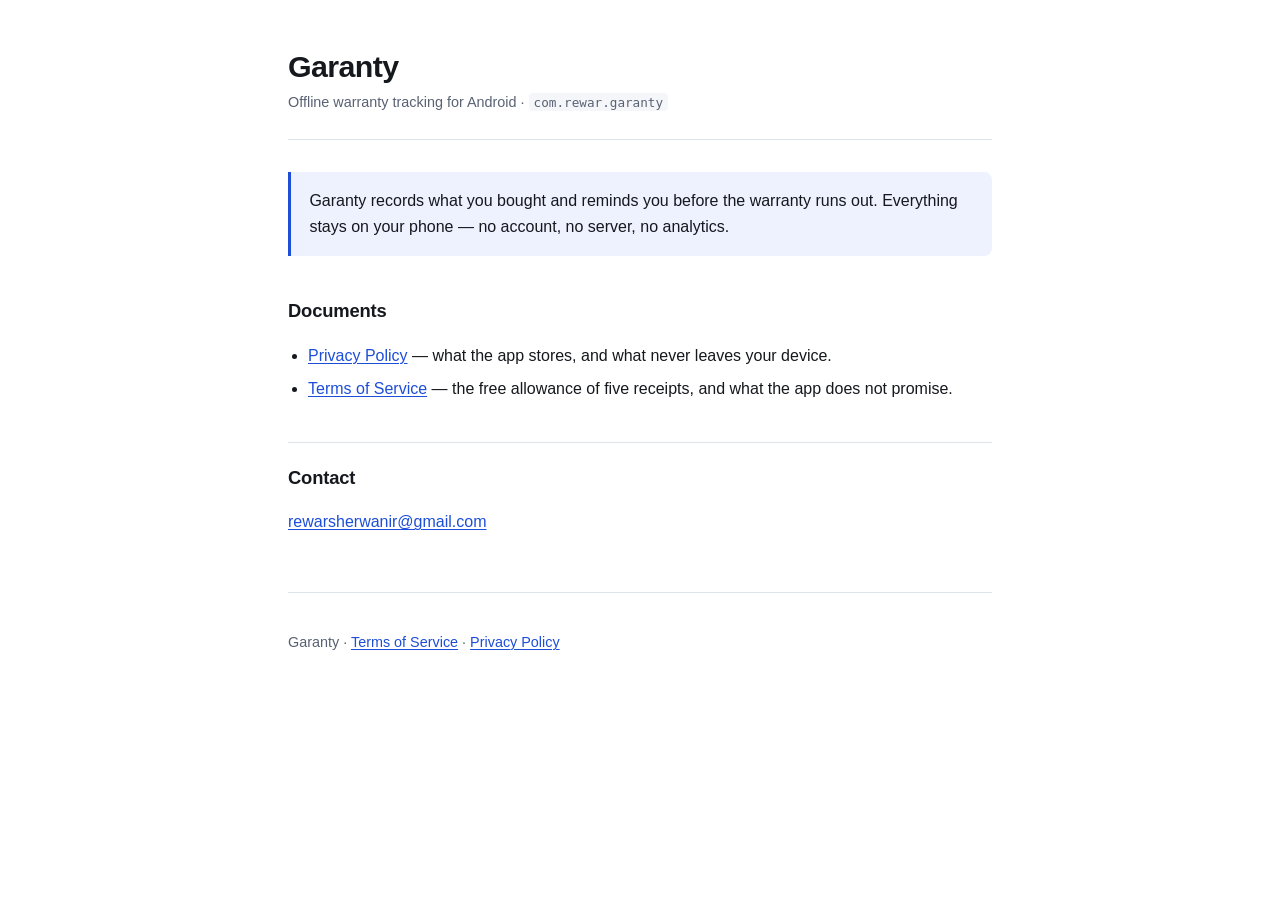
<file: index.html>
<!doctype html>
<html lang="en">
<head>
<meta charset="utf-8">
<meta name="viewport" content="width=device-width, initial-scale=1">
<title>Garanty — Legal</title>
<meta name="description" content="Privacy Policy and Terms of Service for the Garanty Android app.">
<link rel="stylesheet" href="styles.css">
</head>
<body>
<main>
  <header>
    <h1>Garanty</h1>
    <p class="meta">Offline warranty tracking for Android · <code>com.rewar.garanty</code></p>
  </header>

  <div class="lede">
    <p>Garanty records what you bought and reminds you before the warranty runs out. Everything stays on your phone — no account, no server, no analytics.</p>
  </div>

  <h2>Documents</h2>
  <ul>
    <li><a href="privacy.html">Privacy Policy</a> — what the app stores, and what never leaves your device.</li>
    <li><a href="terms.html">Terms of Service</a> — the free allowance of five receipts, and what the app does not promise.</li>
  </ul>

  <h2>Contact</h2>
  <p><a href="mailto:rewarsherwanir@gmail.com">rewarsherwanir@gmail.com</a></p>

  <footer>
    <p>Garanty · <a href="terms.html">Terms of Service</a> · <a href="privacy.html">Privacy Policy</a></p>
  </footer>
</main>
</body>
</html>
</file>
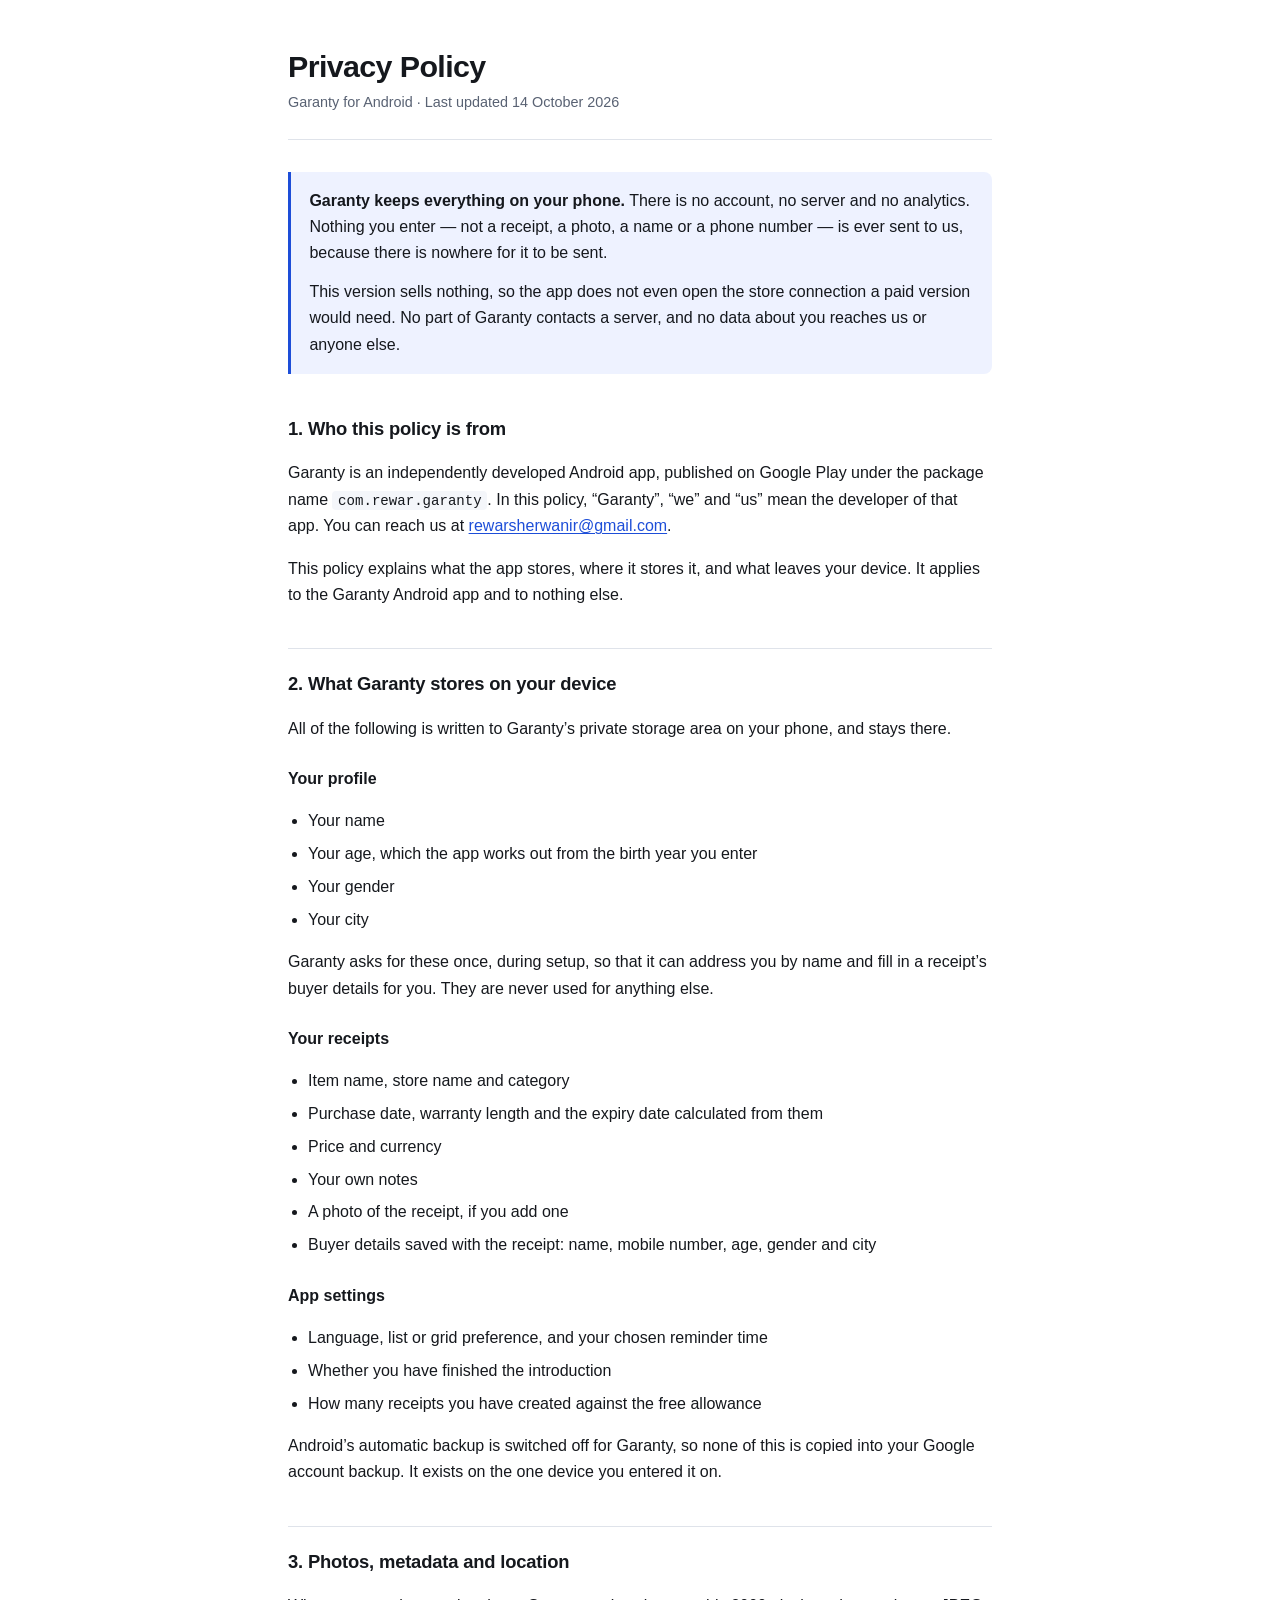
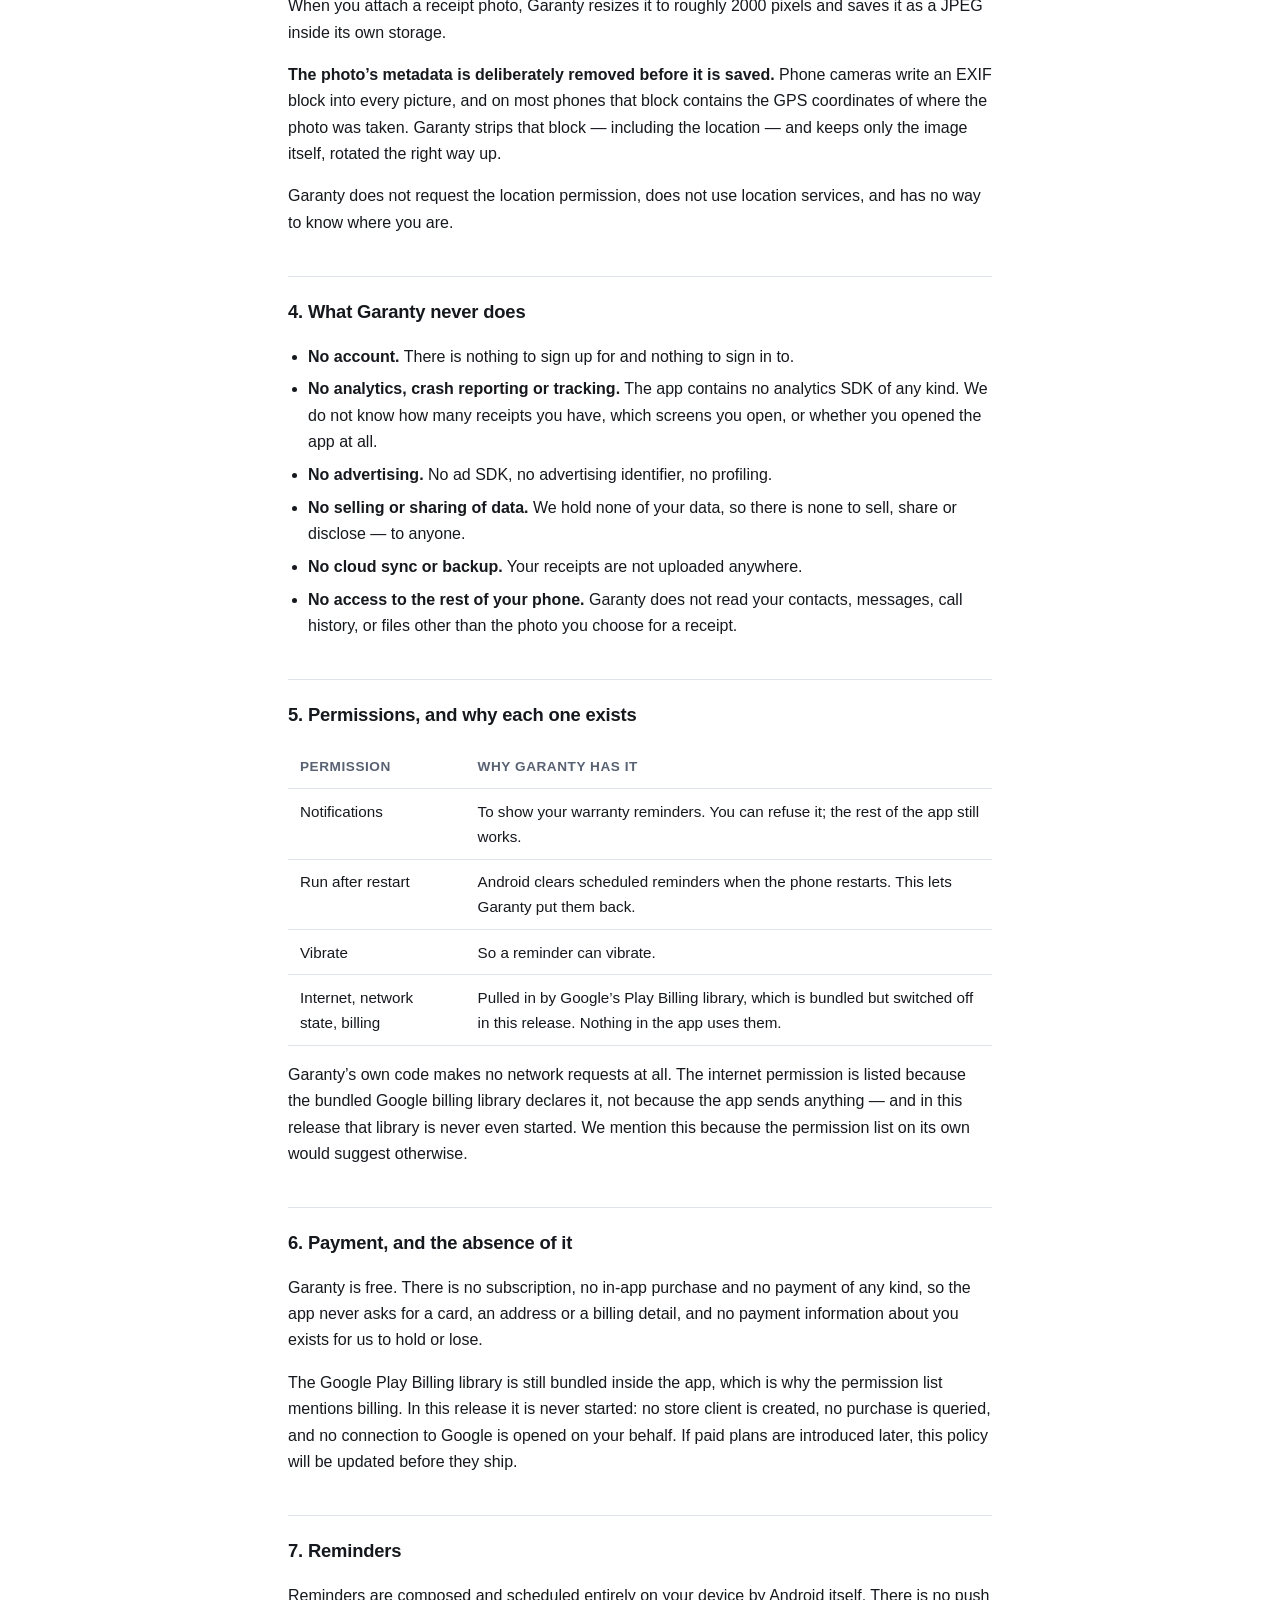
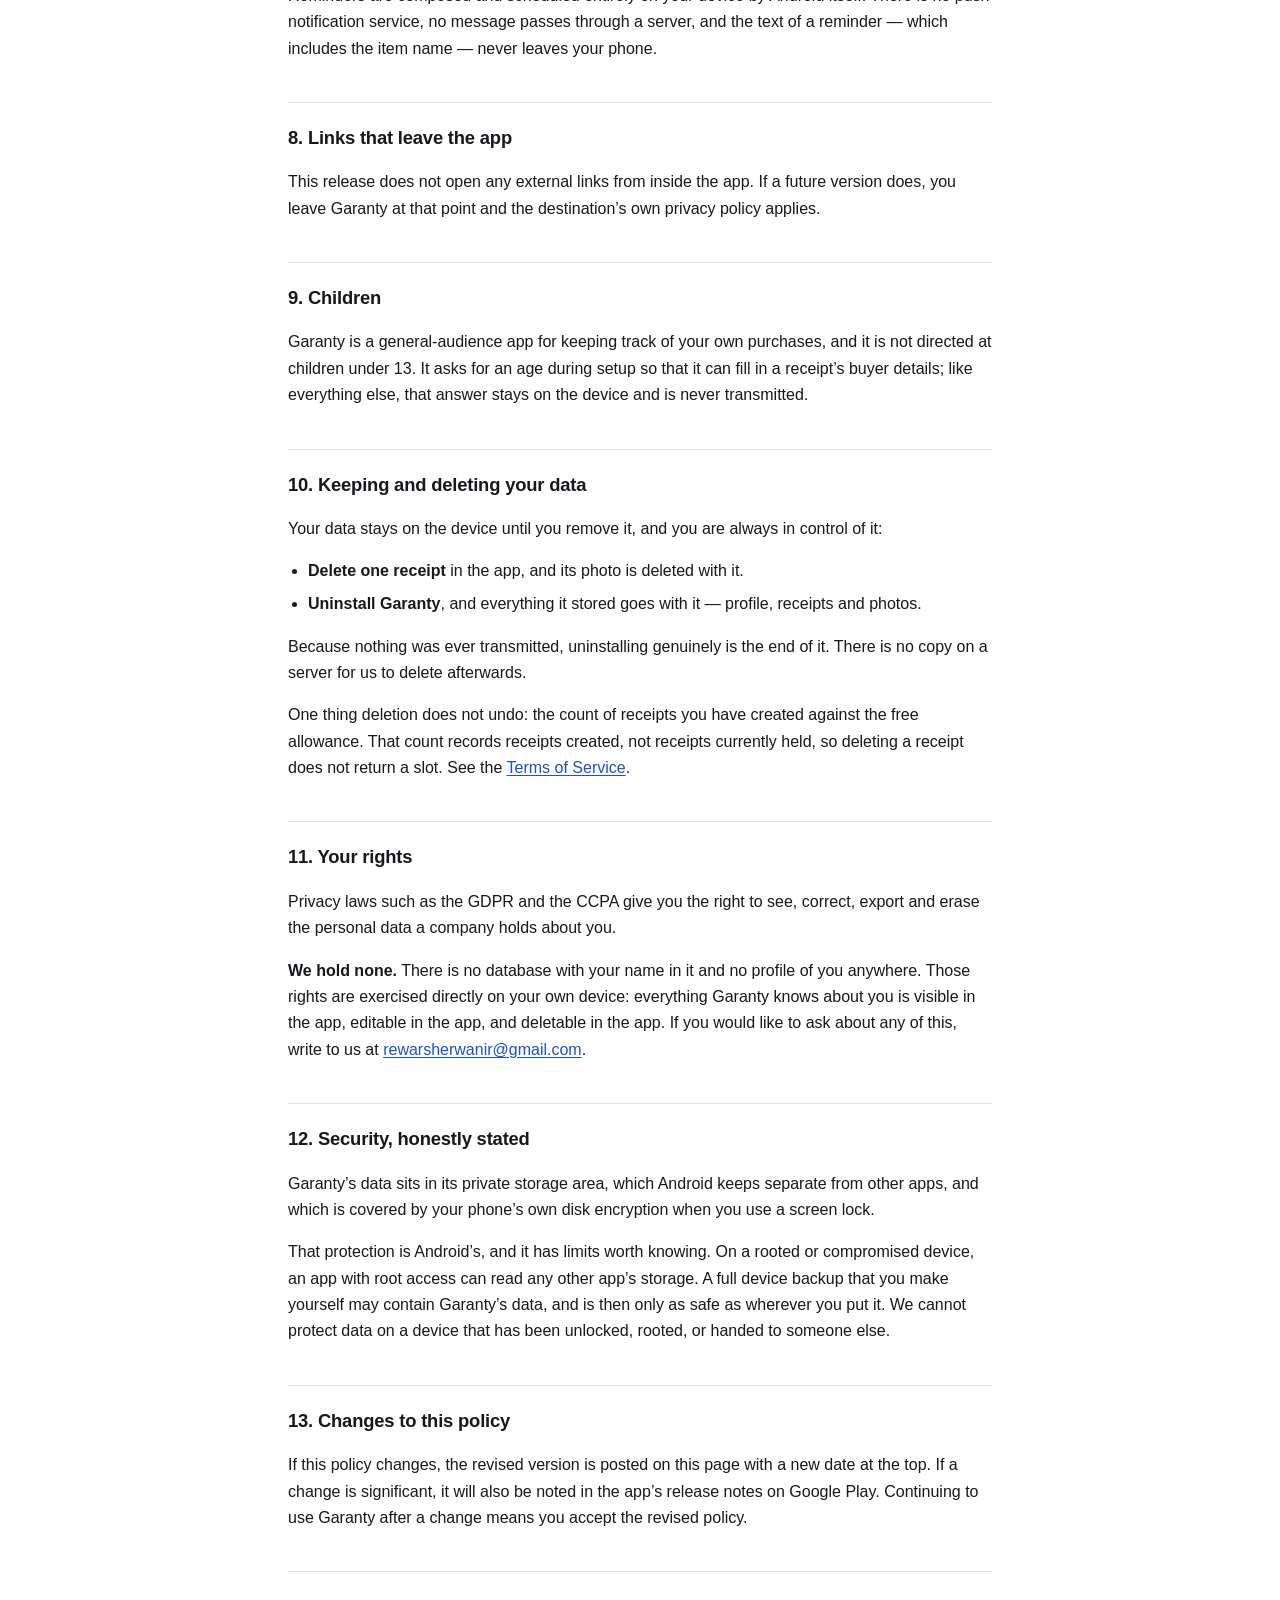
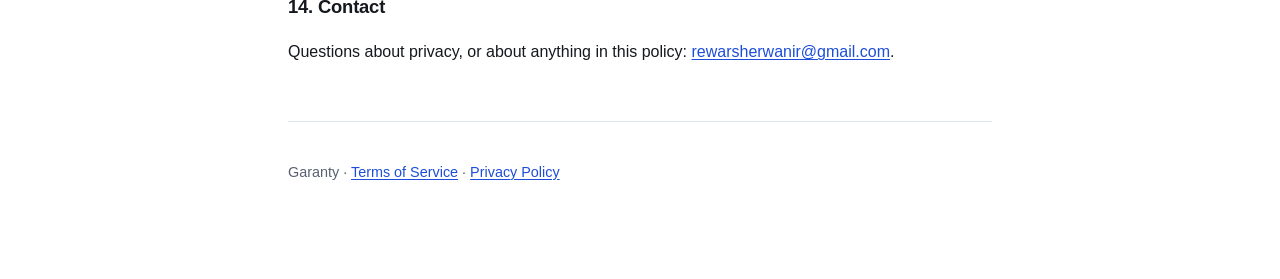
<file: privacy.html>
<!doctype html>
<html lang="en">
<head>
<meta charset="utf-8">
<meta name="viewport" content="width=device-width, initial-scale=1">
<title>Garanty — Privacy Policy</title>
<meta name="description" content="How Garanty handles your data: everything stays on your device.">
<link rel="stylesheet" href="styles.css">
</head>
<body>
<main>
  <header>
    <h1>Privacy Policy</h1>
    <p class="meta">Garanty for Android · Last updated 14 October 2026</p>
  </header>

  <div class="lede">
    <p><strong>Garanty keeps everything on your phone.</strong> There is no account, no server and no analytics. Nothing you enter — not a receipt, a photo, a name or a phone number — is ever sent to us, because there is nowhere for it to be sent.</p>
    <p>This version sells nothing, so the app does not even open the store connection a paid version would need. No part of Garanty contacts a server, and no data about you reaches us or anyone else.</p>
  </div>

  <h2>1. Who this policy is from</h2>
  <p>Garanty is an independently developed Android app, published on Google Play under the package name <code>com.rewar.garanty</code>. In this policy, “Garanty”, “we” and “us” mean the developer of that app. You can reach us at <a href="mailto:rewarsherwanir@gmail.com">rewarsherwanir@gmail.com</a>.</p>
  <p>This policy explains what the app stores, where it stores it, and what leaves your device. It applies to the Garanty Android app and to nothing else.</p>

  <h2>2. What Garanty stores on your device</h2>
  <p>All of the following is written to Garanty’s private storage area on your phone, and stays there.</p>

  <h3>Your profile</h3>
  <ul>
    <li>Your name</li>
    <li>Your age, which the app works out from the birth year you enter</li>
    <li>Your gender</li>
    <li>Your city</li>
  </ul>
  <p>Garanty asks for these once, during setup, so that it can address you by name and fill in a receipt’s buyer details for you. They are never used for anything else.</p>

  <h3>Your receipts</h3>
  <ul>
    <li>Item name, store name and category</li>
    <li>Purchase date, warranty length and the expiry date calculated from them</li>
    <li>Price and currency</li>
    <li>Your own notes</li>
    <li>A photo of the receipt, if you add one</li>
    <li>Buyer details saved with the receipt: name, mobile number, age, gender and city</li>
  </ul>

  <h3>App settings</h3>
  <ul>
    <li>Language, list or grid preference, and your chosen reminder time</li>
    <li>Whether you have finished the introduction</li>
    <li>How many receipts you have created against the free allowance</li>
  </ul>

  <p>Android’s automatic backup is switched off for Garanty, so none of this is copied into your Google account backup. It exists on the one device you entered it on.</p>

  <h2>3. Photos, metadata and location</h2>
  <p>When you attach a receipt photo, Garanty resizes it to roughly 2000 pixels and saves it as a JPEG inside its own storage.</p>
  <p><strong>The photo’s metadata is deliberately removed before it is saved.</strong> Phone cameras write an EXIF block into every picture, and on most phones that block contains the GPS coordinates of where the photo was taken. Garanty strips that block — including the location — and keeps only the image itself, rotated the right way up.</p>
  <p>Garanty does not request the location permission, does not use location services, and has no way to know where you are.</p>

  <h2>4. What Garanty never does</h2>
  <ul>
    <li><strong>No account.</strong> There is nothing to sign up for and nothing to sign in to.</li>
    <li><strong>No analytics, crash reporting or tracking.</strong> The app contains no analytics SDK of any kind. We do not know how many receipts you have, which screens you open, or whether you opened the app at all.</li>
    <li><strong>No advertising.</strong> No ad SDK, no advertising identifier, no profiling.</li>
    <li><strong>No selling or sharing of data.</strong> We hold none of your data, so there is none to sell, share or disclose — to anyone.</li>
    <li><strong>No cloud sync or backup.</strong> Your receipts are not uploaded anywhere.</li>
    <li><strong>No access to the rest of your phone.</strong> Garanty does not read your contacts, messages, call history, or files other than the photo you choose for a receipt.</li>
  </ul>

  <h2>5. Permissions, and why each one exists</h2>
  <table>
    <thead><tr><th>Permission</th><th>Why Garanty has it</th></tr></thead>
    <tbody>
      <tr><td>Notifications</td><td>To show your warranty reminders. You can refuse it; the rest of the app still works.</td></tr>
      <tr><td>Run after restart</td><td>Android clears scheduled reminders when the phone restarts. This lets Garanty put them back.</td></tr>
      <tr><td>Vibrate</td><td>So a reminder can vibrate.</td></tr>
      <tr><td>Internet, network state, billing</td><td>Pulled in by Google’s Play Billing library, which is bundled but switched off in this release. Nothing in the app uses them.</td></tr>
    </tbody>
  </table>
  <p>Garanty’s own code makes no network requests at all. The internet permission is listed because the bundled Google billing library declares it, not because the app sends anything — and in this release that library is never even started. We mention this because the permission list on its own would suggest otherwise.</p>

  <h2>6. Payment, and the absence of it</h2>
  <p>Garanty is free. There is no subscription, no in-app purchase and no payment of any kind, so the app never asks for a card, an address or a billing detail, and no payment information about you exists for us to hold or lose.</p>
  <p>The Google Play Billing library is still bundled inside the app, which is why the permission list mentions billing. In this release it is never started: no store client is created, no purchase is queried, and no connection to Google is opened on your behalf. If paid plans are introduced later, this policy will be updated before they ship.</p>

  <h2>7. Reminders</h2>
  <p>Reminders are composed and scheduled entirely on your device by Android itself. There is no push notification service, no message passes through a server, and the text of a reminder — which includes the item name — never leaves your phone.</p>

  <h2>8. Links that leave the app</h2>
  <p>This release does not open any external links from inside the app. If a future version does, you leave Garanty at that point and the destination’s own privacy policy applies.</p>

  <h2>9. Children</h2>
  <p>Garanty is a general-audience app for keeping track of your own purchases, and it is not directed at children under 13. It asks for an age during setup so that it can fill in a receipt’s buyer details; like everything else, that answer stays on the device and is never transmitted.</p>

  <h2>10. Keeping and deleting your data</h2>
  <p>Your data stays on the device until you remove it, and you are always in control of it:</p>
  <ul>
    <li><strong>Delete one receipt</strong> in the app, and its photo is deleted with it.</li>
    <li><strong>Uninstall Garanty</strong>, and everything it stored goes with it — profile, receipts and photos.</li>
  </ul>
  <p>Because nothing was ever transmitted, uninstalling genuinely is the end of it. There is no copy on a server for us to delete afterwards.</p>
  <p>One thing deletion does not undo: the count of receipts you have created against the free allowance. That count records receipts created, not receipts currently held, so deleting a receipt does not return a slot. See the <a href="terms.html">Terms of Service</a>.</p>

  <h2>11. Your rights</h2>
  <p>Privacy laws such as the GDPR and the CCPA give you the right to see, correct, export and erase the personal data a company holds about you.</p>
  <p><strong>We hold none.</strong> There is no database with your name in it and no profile of you anywhere. Those rights are exercised directly on your own device: everything Garanty knows about you is visible in the app, editable in the app, and deletable in the app. If you would like to ask about any of this, write to us at <a href="mailto:rewarsherwanir@gmail.com">rewarsherwanir@gmail.com</a>.</p>

  <h2>12. Security, honestly stated</h2>
  <p>Garanty’s data sits in its private storage area, which Android keeps separate from other apps, and which is covered by your phone’s own disk encryption when you use a screen lock.</p>
  <p>That protection is Android’s, and it has limits worth knowing. On a rooted or compromised device, an app with root access can read any other app’s storage. A full device backup that you make yourself may contain Garanty’s data, and is then only as safe as wherever you put it. We cannot protect data on a device that has been unlocked, rooted, or handed to someone else.</p>

  <h2>13. Changes to this policy</h2>
  <p>If this policy changes, the revised version is posted on this page with a new date at the top. If a change is significant, it will also be noted in the app’s release notes on Google Play. Continuing to use Garanty after a change means you accept the revised policy.</p>

  <h2>14. Contact</h2>
  <p>Questions about privacy, or about anything in this policy: <a href="mailto:rewarsherwanir@gmail.com">rewarsherwanir@gmail.com</a>.</p>

  <footer>
    <p>Garanty · <a href="terms.html">Terms of Service</a> · <a href="privacy.html">Privacy Policy</a></p>
  </footer>
</main>
</body>
</html>
</file>
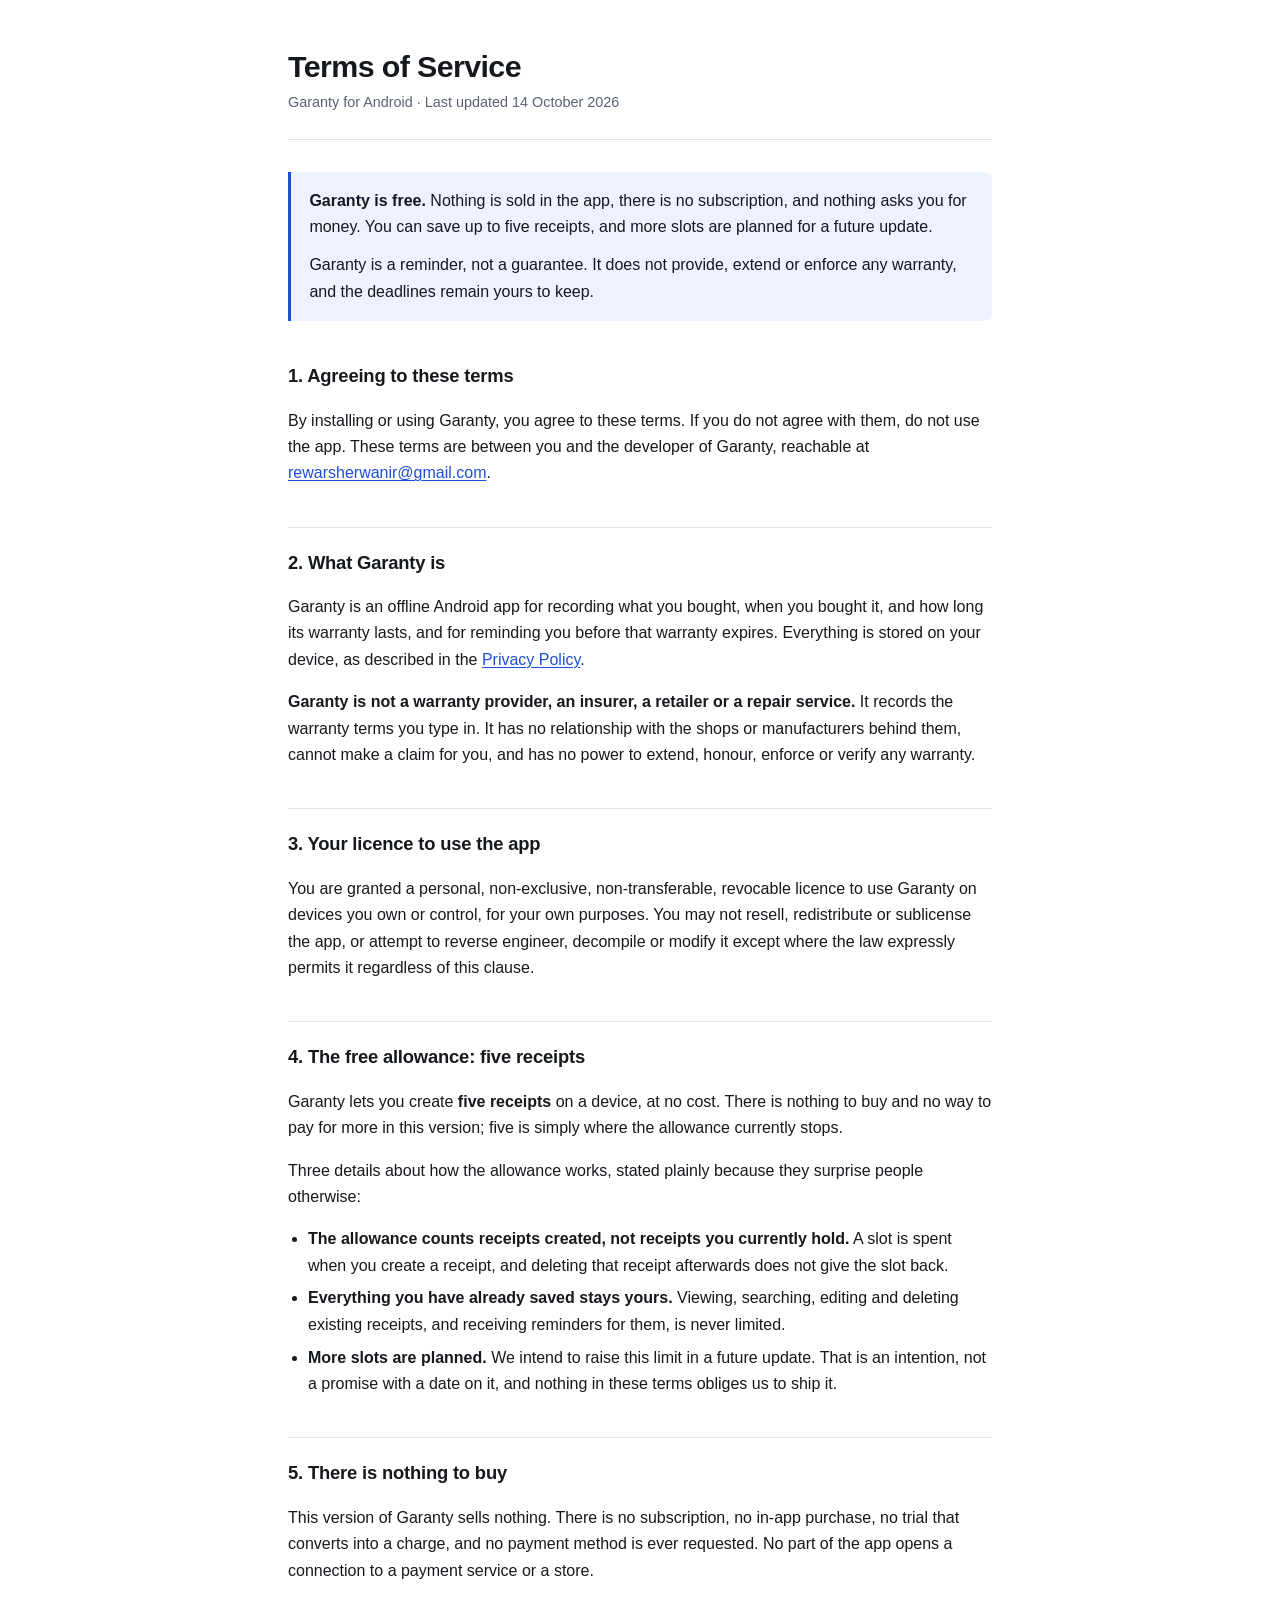
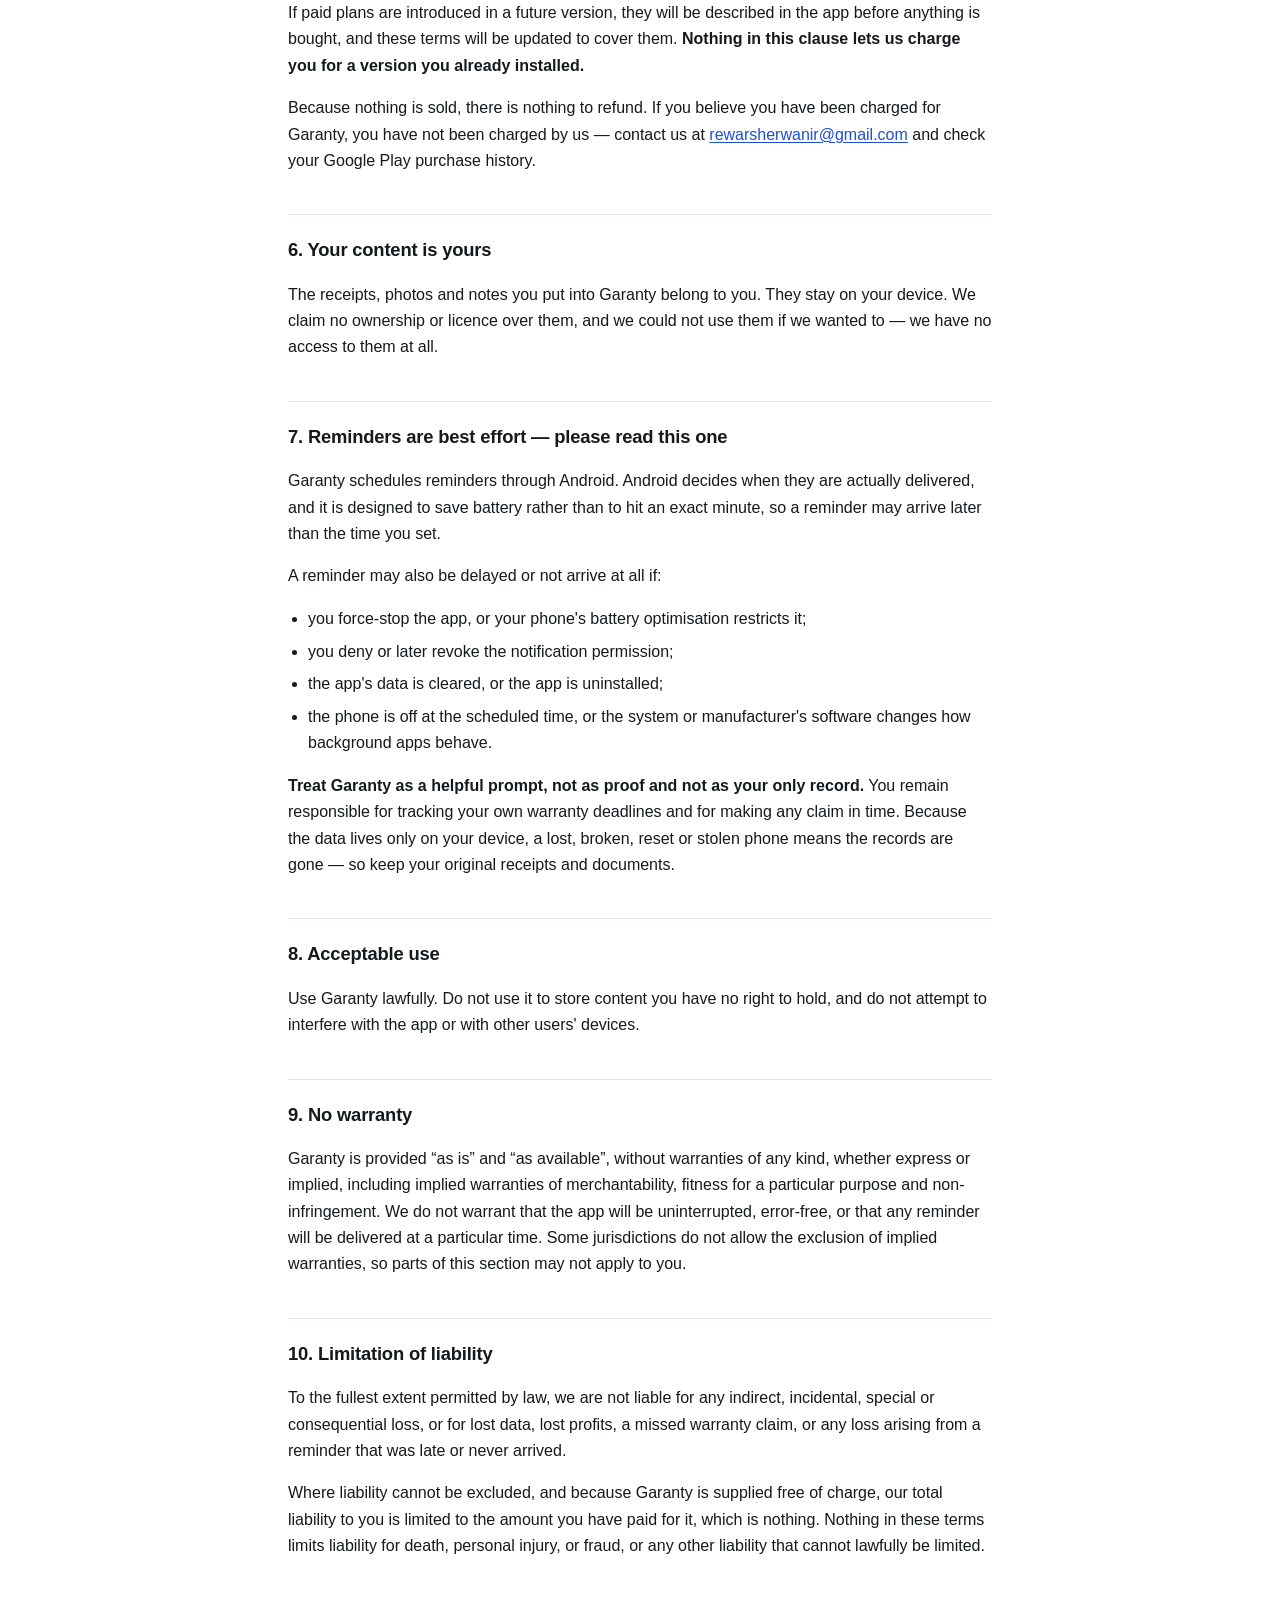
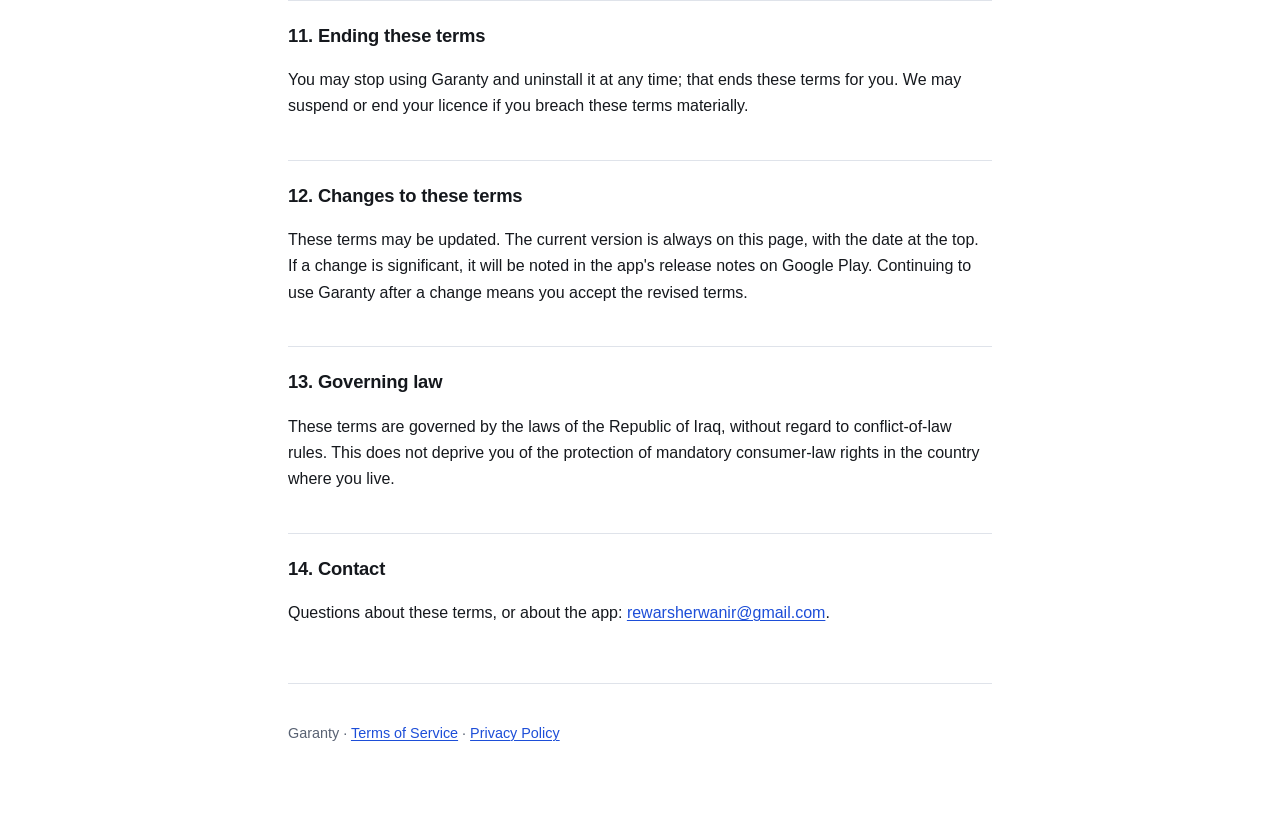
<file: terms.html>
<!doctype html>
<html lang="en">
<head>
<meta charset="utf-8">
<meta name="viewport" content="width=device-width, initial-scale=1">
<title>Garanty — Terms of Service</title>
<meta name="description" content="The terms you agree to when you use Garanty, including the free allowance of five receipts.">
<link rel="stylesheet" href="styles.css">
</head>
<body>
<main>
  <header>
    <h1>Terms of Service</h1>
    <p class="meta">Garanty for Android · Last updated 14 October 2026</p>
  </header>

  <div class="lede">
    <p><strong>Garanty is free.</strong> Nothing is sold in the app, there is no subscription, and nothing asks you for money. You can save up to five receipts, and more slots are planned for a future update.</p>
    <p>Garanty is a reminder, not a guarantee. It does not provide, extend or enforce any warranty, and the deadlines remain yours to keep.</p>
  </div>

  <h2>1. Agreeing to these terms</h2>
  <p>By installing or using Garanty, you agree to these terms. If you do not agree with them, do not use the app. These terms are between you and the developer of Garanty, reachable at <a href="mailto:rewarsherwanir@gmail.com">rewarsherwanir@gmail.com</a>.</p>

  <h2>2. What Garanty is</h2>
  <p>Garanty is an offline Android app for recording what you bought, when you bought it, and how long its warranty lasts, and for reminding you before that warranty expires. Everything is stored on your device, as described in the <a href="privacy.html">Privacy Policy</a>.</p>
  <p><strong>Garanty is not a warranty provider, an insurer, a retailer or a repair service.</strong> It records the warranty terms you type in. It has no relationship with the shops or manufacturers behind them, cannot make a claim for you, and has no power to extend, honour, enforce or verify any warranty.</p>

  <h2>3. Your licence to use the app</h2>
  <p>You are granted a personal, non-exclusive, non-transferable, revocable licence to use Garanty on devices you own or control, for your own purposes. You may not resell, redistribute or sublicense the app, or attempt to reverse engineer, decompile or modify it except where the law expressly permits it regardless of this clause.</p>

  <h2>4. The free allowance: five receipts</h2>
  <p>Garanty lets you create <strong>five receipts</strong> on a device, at no cost. There is nothing to buy and no way to pay for more in this version; five is simply where the allowance currently stops.</p>
  <p>Three details about how the allowance works, stated plainly because they surprise people otherwise:</p>
  <ul>
    <li><strong>The allowance counts receipts created, not receipts you currently hold.</strong> A slot is spent when you create a receipt, and deleting that receipt afterwards does not give the slot back.</li>
    <li><strong>Everything you have already saved stays yours.</strong> Viewing, searching, editing and deleting existing receipts, and receiving reminders for them, is never limited.</li>
    <li><strong>More slots are planned.</strong> We intend to raise this limit in a future update. That is an intention, not a promise with a date on it, and nothing in these terms obliges us to ship it.</li>
  </ul>

  <h2>5. There is nothing to buy</h2>
  <p>This version of Garanty sells nothing. There is no subscription, no in-app purchase, no trial that converts into a charge, and no payment method is ever requested. No part of the app opens a connection to a payment service or a store.</p>
  <p>If paid plans are introduced in a future version, they will be described in the app before anything is bought, and these terms will be updated to cover them. <strong>Nothing in this clause lets us charge you for a version you already installed.</strong></p>
  <p>Because nothing is sold, there is nothing to refund. If you believe you have been charged for Garanty, you have not been charged by us — contact us at <a href="mailto:rewarsherwanir@gmail.com">rewarsherwanir@gmail.com</a> and check your Google Play purchase history.</p>

  <h2>6. Your content is yours</h2>
  <p>The receipts, photos and notes you put into Garanty belong to you. They stay on your device. We claim no ownership or licence over them, and we could not use them if we wanted to — we have no access to them at all.</p>

  <h2>7. Reminders are best effort — please read this one</h2>
  <p>Garanty schedules reminders through Android. Android decides when they are actually delivered, and it is designed to save battery rather than to hit an exact minute, so a reminder may arrive later than the time you set.</p>
  <p>A reminder may also be delayed or not arrive at all if:</p>
  <ul>
    <li>you force-stop the app, or your phone's battery optimisation restricts it;</li>
    <li>you deny or later revoke the notification permission;</li>
    <li>the app's data is cleared, or the app is uninstalled;</li>
    <li>the phone is off at the scheduled time, or the system or manufacturer's software changes how background apps behave.</li>
  </ul>
  <p><strong>Treat Garanty as a helpful prompt, not as proof and not as your only record.</strong> You remain responsible for tracking your own warranty deadlines and for making any claim in time. Because the data lives only on your device, a lost, broken, reset or stolen phone means the records are gone — so keep your original receipts and documents.</p>

  <h2>8. Acceptable use</h2>
  <p>Use Garanty lawfully. Do not use it to store content you have no right to hold, and do not attempt to interfere with the app or with other users' devices.</p>

  <h2>9. No warranty</h2>
  <p>Garanty is provided “as is” and “as available”, without warranties of any kind, whether express or implied, including implied warranties of merchantability, fitness for a particular purpose and non-infringement. We do not warrant that the app will be uninterrupted, error-free, or that any reminder will be delivered at a particular time. Some jurisdictions do not allow the exclusion of implied warranties, so parts of this section may not apply to you.</p>

  <h2>10. Limitation of liability</h2>
  <p>To the fullest extent permitted by law, we are not liable for any indirect, incidental, special or consequential loss, or for lost data, lost profits, a missed warranty claim, or any loss arising from a reminder that was late or never arrived.</p>
  <p>Where liability cannot be excluded, and because Garanty is supplied free of charge, our total liability to you is limited to the amount you have paid for it, which is nothing. Nothing in these terms limits liability for death, personal injury, or fraud, or any other liability that cannot lawfully be limited.</p>

  <h2>11. Ending these terms</h2>
  <p>You may stop using Garanty and uninstall it at any time; that ends these terms for you. We may suspend or end your licence if you breach these terms materially.</p>

  <h2>12. Changes to these terms</h2>
  <p>These terms may be updated. The current version is always on this page, with the date at the top. If a change is significant, it will be noted in the app's release notes on Google Play. Continuing to use Garanty after a change means you accept the revised terms.</p>

  <h2>13. Governing law</h2>
  <p>These terms are governed by the laws of the Republic of Iraq, without regard to conflict-of-law rules. This does not deprive you of the protection of mandatory consumer-law rights in the country where you live.</p>

  <h2>14. Contact</h2>
  <p>Questions about these terms, or about the app: <a href="mailto:rewarsherwanir@gmail.com">rewarsherwanir@gmail.com</a>.</p>

  <footer>
    <p>Garanty · <a href="terms.html">Terms of Service</a> · <a href="privacy.html">Privacy Policy</a></p>
  </footer>
</main>
</body>
</html>
</file>
<file: styles.css>
:root {
  --bg: #ffffff;
  --surface: #f4f6fa;
  --text: #15181d;
  --muted: #596273;
  --rule: #dfe3ea;
  --accent: #1d4ed8;
  --accent-soft: #eef2ff;
}
@media (prefers-color-scheme: dark) {
  :root:not([data-theme="light"]) {
    --bg: #0f1216;
    --surface: #171b21;
    --text: #e8eaee;
    --muted: #9aa3b2;
    --rule: #272d36;
    --accent: #7da2ff;
    --accent-soft: #161d2e;
  }
}
:root[data-theme="dark"] {
  --bg: #0f1216;
  --surface: #171b21;
  --text: #e8eaee;
  --muted: #9aa3b2;
  --rule: #272d36;
  --accent: #7da2ff;
  --accent-soft: #161d2e;
}

* { box-sizing: border-box; }

body {
  margin: 0;
  background: var(--bg);
  color: var(--text);
  font: 16px/1.65 -apple-system, BlinkMacSystemFont, "Segoe UI", Roboto, Helvetica, Arial, sans-serif;
  -webkit-text-size-adjust: 100%;
}

main { max-width: 46rem; margin: 0 auto; padding: 3rem 16px 5rem; }

header { border-bottom: 1px solid var(--rule); padding-bottom: 1.5rem; margin-bottom: 2rem; }

h1 { font-size: 1.9rem; line-height: 1.2; margin: 0 0 .4rem; letter-spacing: -0.02em; }

h2 {
  font-size: 1.15rem;
  margin: 2.5rem 0 .75rem;
  letter-spacing: -0.01em;
  padding-top: 1.25rem;
  border-top: 1px solid var(--rule);
}
h2:first-of-type { border-top: 0; padding-top: 0; }

h3 { font-size: 1rem; margin: 1.5rem 0 .5rem; }

.meta { color: var(--muted); font-size: .9rem; margin: 0; }

.lede {
  background: var(--accent-soft);
  border-left: 3px solid var(--accent);
  border-radius: 0 8px 8px 0;
  padding: 1rem 1.15rem;
  margin: 0 0 2rem;
}
.lede p { margin: 0; }
.lede p + p { margin-top: .75rem; }

ul { padding-left: 1.25rem; }
li { margin: .4rem 0; }

table {
  width: 100%;
  border-collapse: collapse;
  margin: 1rem 0;
  font-size: .95rem;
  display: block;
  overflow-x: auto;
}
th, td { text-align: left; padding: .6rem .75rem; border-bottom: 1px solid var(--rule); vertical-align: top; }
th { font-weight: 600; color: var(--muted); font-size: .85rem; text-transform: uppercase; letter-spacing: .04em; }

code {
  background: var(--surface);
  padding: .12em .4em;
  border-radius: 4px;
  font: .88em/1 ui-monospace, SFMono-Regular, Menlo, Consolas, monospace;
}

a { color: var(--accent); text-decoration-thickness: 1px; text-underline-offset: 2px; }

strong { font-weight: 650; }

footer {
  margin-top: 3.5rem;
  padding-top: 1.5rem;
  border-top: 1px solid var(--rule);
  color: var(--muted);
  font-size: .9rem;
}

.nav { display: flex; gap: 1.25rem; margin-top: 1rem; }
</file>
